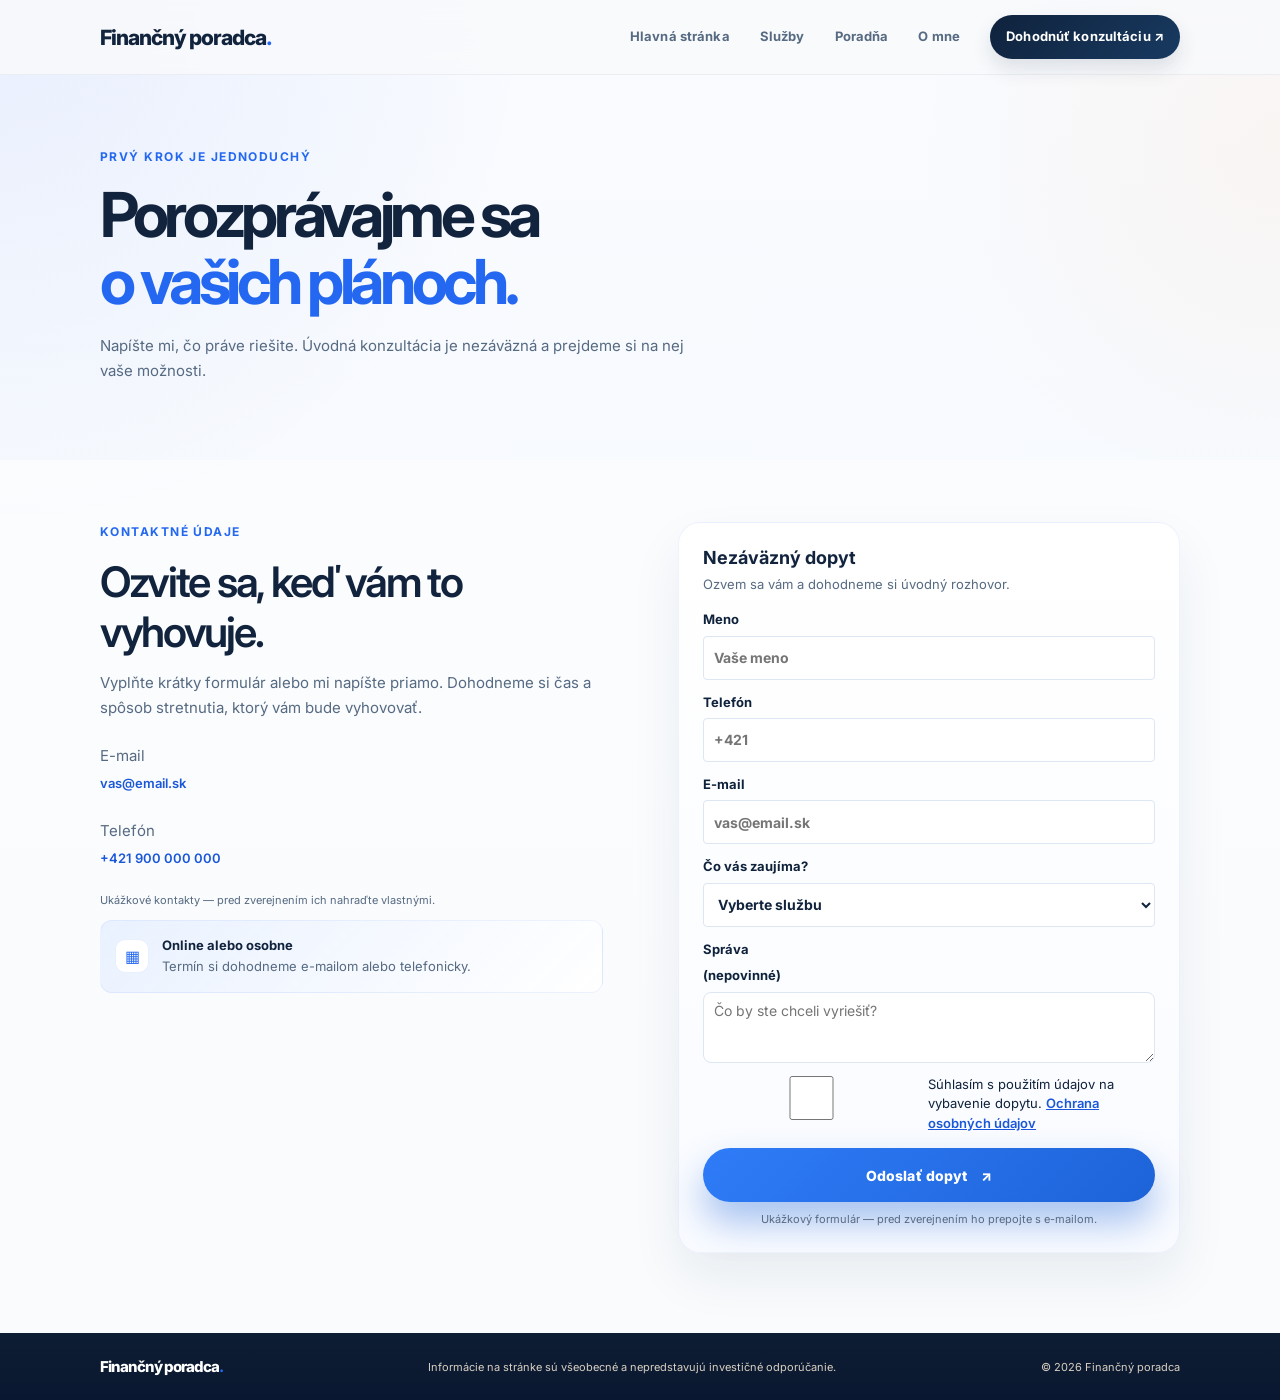
<file: kontakt.html>
<!doctype html>
<html lang="sk">
<head>
  <meta charset="utf-8">
  <meta name="viewport" content="width=device-width, initial-scale=1">
  <meta name="theme-color" content="#F8FAFC">
  <meta name="description" content="Dohodnite si nezáväznú konzultáciu s finančným poradcom.">
  <title>Kontakt — Finančný poradca</title>
  <link rel="preconnect" href="https://fonts.googleapis.com">
  <link rel="preconnect" href="https://fonts.gstatic.com" crossorigin>
  <link href="https://fonts.googleapis.com/css2?family=Inter:wght@400;500;600;700;800&display=swap" rel="stylesheet">
  <link rel="stylesheet" href="styles.css">
  <script src="script.js" defer></script>
</head>
<body>
  <header class="site-header">
    <nav class="navigation wrap" aria-label="Hlavná navigácia">
      <a class="brand" href="index.html">Finančný poradca<span>.</span></a>
      <button class="menu-toggle" type="button" aria-expanded="false" aria-controls="nav-links" aria-label="Otvoriť navigáciu"><span></span><span></span></button>
      <div class="nav-links" id="nav-links">
        <a href="index.html">Hlavná stránka</a>
        <a href="sluzby.html">Služby</a>
        <a href="poradna.html">Poradňa</a>
        <a href="o-mne.html">O mne</a>
        <a class="nav-cta" href="kontakt.html" aria-current="page">Dohodnúť konzultáciu <span aria-hidden="true">↗</span></a>
      </div>
    </nav>
  </header>
  <main>
    <section class="page-intro wrap">
      <p class="eyebrow">Prvý krok je jednoduchý</p>
      <h1>Porozprávajme sa<br><span>o vašich plánoch.</span></h1>
      <p>Napíšte mi, čo práve riešite. Úvodná konzultácia je nezáväzná a prejdeme si na nej vaše možnosti.</p>
    </section>
    <section class="page-section">
      <div class="wrap contact-layout">
        <div class="contact-info">
          <p class="eyebrow">Kontaktné údaje</p>
          <h2 class="contact-page-title">Ozvite sa, keď vám to vyhovuje.</h2>
          <p>Vyplňte krátky formulár alebo mi napíšte priamo. Dohodneme si čas a spôsob stretnutia, ktorý vám bude vyhovovať.</p>
          <p class="contact-detail">E-mail<br><a href="mailto:vas@email.sk">vas@email.sk</a></p>
          <p class="contact-detail">Telefón<br><a href="tel:+421900000000">+421 900 000 000</a></p>
          <p class="placeholder-note">Ukážkové kontakty — pred zverejnením ich nahraďte vlastnými.</p>
          <div class="calendar-card"><span aria-hidden="true">▦</span><p><strong>Online alebo osobne</strong><br>Termín si dohodneme e-mailom alebo telefonicky.</p></div>
        </div>
        <form class="contact-form" id="contact-form">
          <h3>Nezáväzný dopyt</h3>
          <p class="form-intro">Ozvem sa vám a dohodneme si úvodný rozhovor.</p>
          <label>Meno<input name="name" autocomplete="name" placeholder="Vaše meno" required></label>
          <label>Telefón<input name="phone" type="tel" autocomplete="tel" placeholder="+421" required></label>
          <label>E-mail<input name="email" type="email" autocomplete="email" placeholder="vas@email.sk" required></label>
          <label>Čo vás zaujíma?
            <select name="service" required>
              <option value="" selected disabled>Vyberte službu</option>
              <option>Hypotéky a bývanie</option>
              <option>Investície a dôchodok</option>
              <option>Poistenie a ochrana príjmu</option>
              <option>Financie pre SZČO</option>
              <option>Iné</option>
            </select>
          </label>
          <label>Správa <span class="optional">(nepovinné)</span><textarea name="message" rows="3" placeholder="Čo by ste chceli vyriešiť?"></textarea></label>
          <label class="consent"><input type="checkbox" name="consent" required><span>Súhlasím s použitím údajov na vybavenie dopytu. <a href="#ochrana">Ochrana osobných údajov</a></span></label>
          <button class="button" type="submit">Odoslať dopyt <span aria-hidden="true">↗</span></button>
          <p class="form-note" id="form-message" role="status" aria-live="polite">Ukážkový formulár — pred zverejnením ho prepojte s e-mailom.</p>
        </form>
      </div>
    </section>
  </main>
  <footer class="footer"><div class="wrap footer-inner"><a class="brand" href="index.html">Finančný poradca<span>.</span></a><p>Informácie na stránke sú všeobecné a nepredstavujú investičné odporúčanie.</p><span>© <span id="current-year">2026</span> Finančný poradca</span></div></footer>
</body>
</html>
</file>
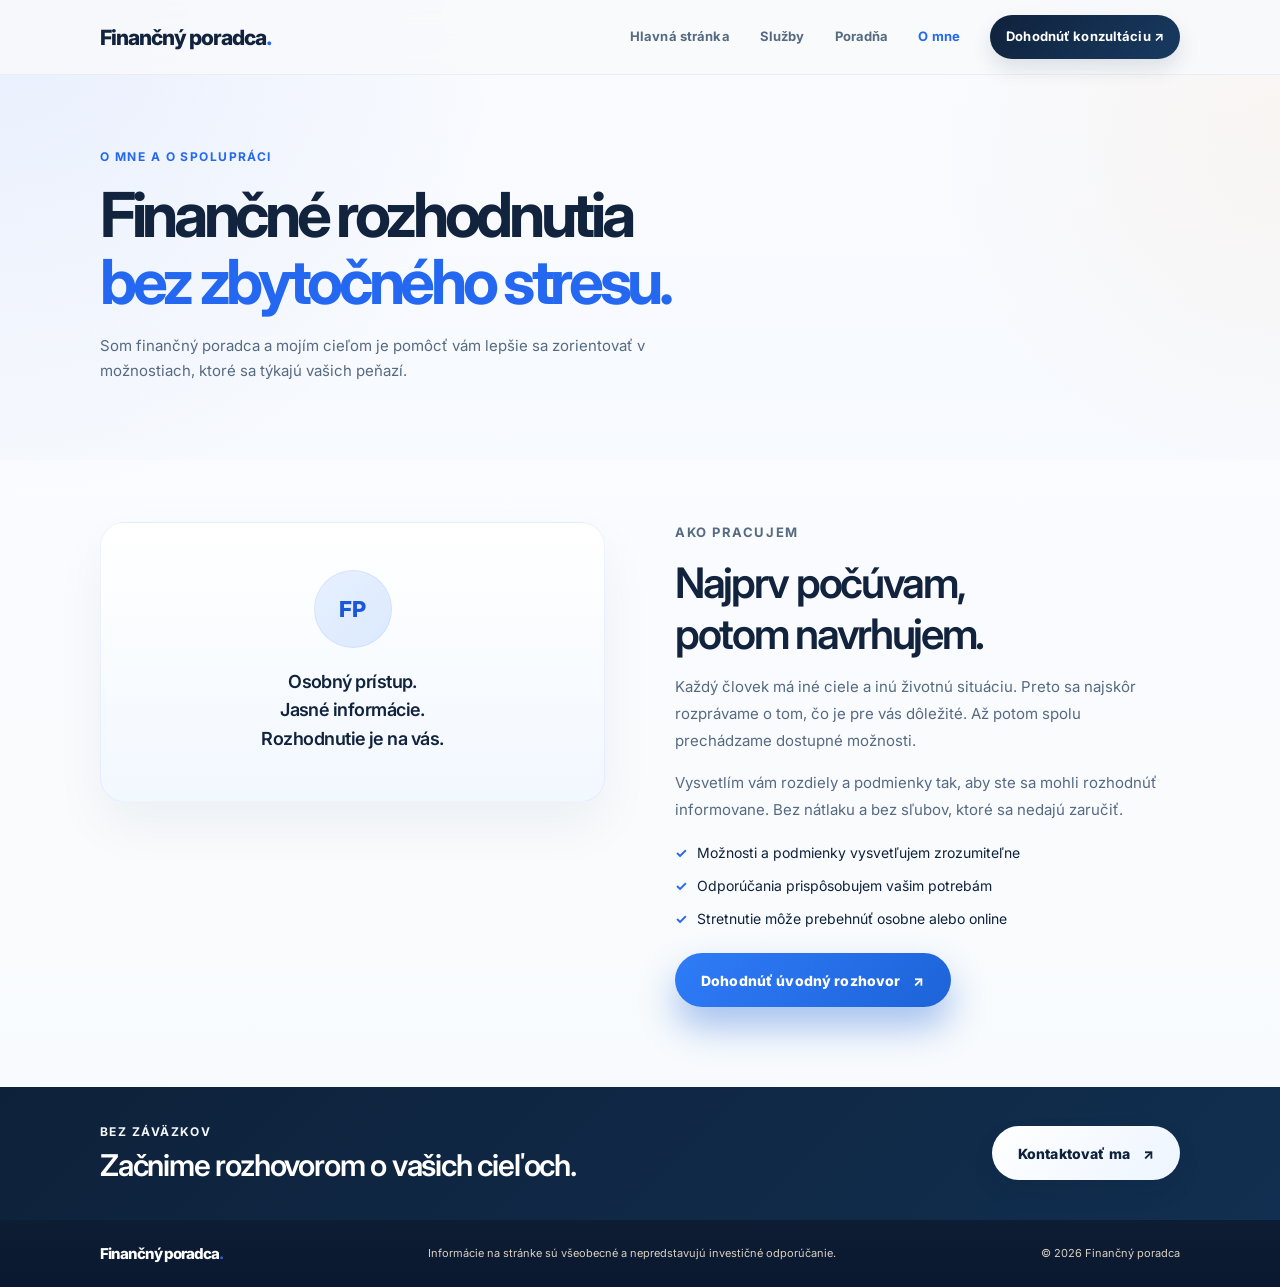
<file: o-mne.html>
<!doctype html>
<html lang="sk">
<head>
  <meta charset="utf-8">
  <meta name="viewport" content="width=device-width, initial-scale=1">
  <meta name="theme-color" content="#F8FAFC">
  <meta name="description" content="Osobný prístup k finančnému plánovaniu. Zistite, ako prebieha spolupráca s finančným poradcom.">
  <title>O mne — Finančný poradca</title>
  <link rel="preconnect" href="https://fonts.googleapis.com">
  <link rel="preconnect" href="https://fonts.gstatic.com" crossorigin>
  <link href="https://fonts.googleapis.com/css2?family=Inter:wght@400;500;600;700;800&display=swap" rel="stylesheet">
  <link rel="stylesheet" href="styles.css">
  <script src="script.js" defer></script>
</head>
<body>
  <header class="site-header">
    <nav class="navigation wrap" aria-label="Hlavná navigácia">
      <a class="brand" href="index.html">Finančný poradca<span>.</span></a>
      <button class="menu-toggle" type="button" aria-expanded="false" aria-controls="nav-links" aria-label="Otvoriť navigáciu"><span></span><span></span></button>
      <div class="nav-links" id="nav-links">
        <a href="index.html">Hlavná stránka</a>
        <a href="sluzby.html">Služby</a>
        <a href="poradna.html">Poradňa</a>
        <a href="o-mne.html" aria-current="page">O mne</a>
        <a class="nav-cta" href="kontakt.html">Dohodnúť konzultáciu <span aria-hidden="true">↗</span></a>
      </div>
    </nav>
  </header>
  <main>
    <section class="page-intro wrap">
      <p class="eyebrow">O mne a o spolupráci</p>
      <h1>Finančné rozhodnutia<br><span>bez zbytočného stresu.</span></h1>
      <p>Som finančný poradca a mojím cieľom je pomôcť vám lepšie sa zorientovať v možnostiach, ktoré sa týkajú vašich peňazí.</p>
    </section>
    <section class="page-section about-page">
      <div class="wrap about-layout">
        <div class="about-highlight">
          <span class="about-symbol" aria-hidden="true">FP</span>
          <p>Osobný prístup.<br>Jasné informácie.<br>Rozhodnutie je na vás.</p>
        </div>
        <div class="about-copy">
          <p class="eyebrow">Ako pracujem</p>
          <h2 class="about-page-title">Najprv počúvam,<br>potom navrhujem.</h2>
          <p>Každý človek má iné ciele a inú životnú situáciu. Preto sa najskôr rozprávame o tom, čo je pre vás dôležité. Až potom spolu prechádzame dostupné možnosti.</p>
          <p>Vysvetlím vám rozdiely a podmienky tak, aby ste sa mohli rozhodnúť informovane. Bez nátlaku a bez sľubov, ktoré sa nedajú zaručiť.</p>
          <ul>
            <li>Možnosti a podmienky vysvetľujem zrozumiteľne</li>
            <li>Odporúčania prispôsobujem vašim potrebám</li>
            <li>Stretnutie môže prebehnúť osobne alebo online</li>
          </ul>
          <a class="button" href="kontakt.html">Dohodnúť úvodný rozhovor <span aria-hidden="true">↗</span></a>
        </div>
      </div>
    </section>
    <section class="page-cta">
      <div class="wrap">
        <div><p class="eyebrow">Bez záväzkov</p><h2>Začnime rozhovorom o vašich cieľoch.</h2></div>
        <a class="button button-light" href="kontakt.html">Kontaktovať ma <span aria-hidden="true">↗</span></a>
      </div>
    </section>
  </main>
  <footer class="footer"><div class="wrap footer-inner"><a class="brand" href="index.html">Finančný poradca<span>.</span></a><p>Informácie na stránke sú všeobecné a nepredstavujú investičné odporúčanie.</p><span>© <span id="current-year">2026</span> Finančný poradca</span></div></footer>
</body>
</html>
</file>
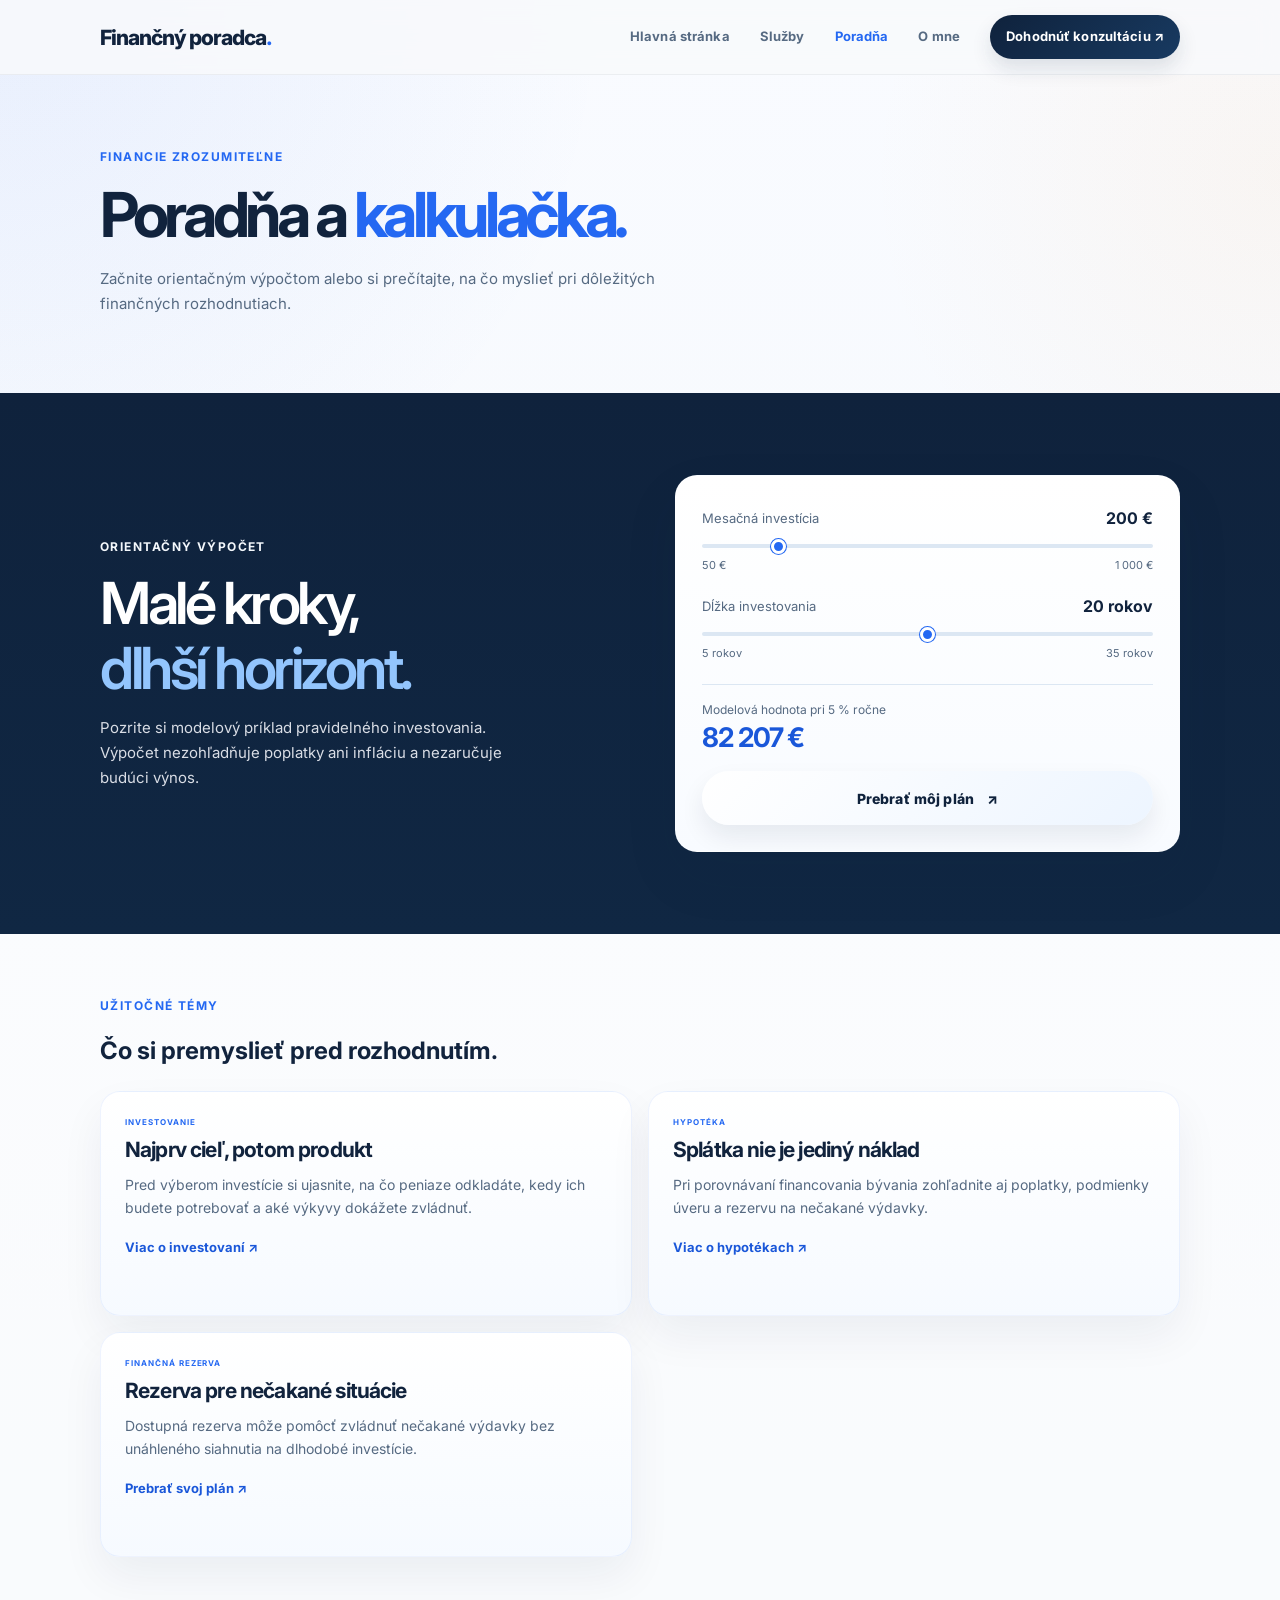
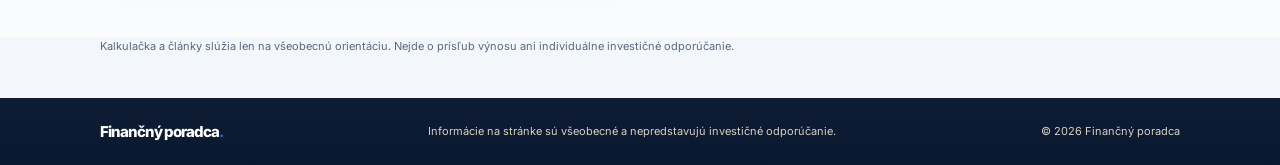
<file: poradna.html>
<!doctype html>
<html lang="sk">
<head>
  <meta charset="utf-8">
  <meta name="viewport" content="width=device-width, initial-scale=1">
  <meta name="theme-color" content="#F8FAFC">
  <meta name="description" content="Finančná poradňa a orientačná kalkulačka pravidelného investovania.">
  <title>Poradňa — Finančný poradca</title>
  <link rel="preconnect" href="https://fonts.googleapis.com">
  <link rel="preconnect" href="https://fonts.gstatic.com" crossorigin>
  <link href="https://fonts.googleapis.com/css2?family=Inter:wght@400;500;600;700;800&display=swap" rel="stylesheet">
  <link rel="stylesheet" href="styles.css">
  <script src="script.js" defer></script>
</head>
<body>
  <header class="site-header">
    <nav class="navigation wrap" aria-label="Hlavná navigácia">
      <a class="brand" href="index.html">Finančný poradca<span>.</span></a>
      <button class="menu-toggle" type="button" aria-expanded="false" aria-controls="nav-links" aria-label="Otvoriť navigáciu"><span></span><span></span></button>
      <div class="nav-links" id="nav-links">
        <a href="index.html">Hlavná stránka</a>
        <a href="sluzby.html">Služby</a>
        <a href="poradna.html" aria-current="page">Poradňa</a>
        <a href="o-mne.html">O mne</a>
        <a class="nav-cta" href="kontakt.html">Dohodnúť konzultáciu <span aria-hidden="true">↗</span></a>
      </div>
    </nav>
  </header>
  <main>
    <section class="page-intro wrap">
      <p class="eyebrow">Financie zrozumiteľne</p>
      <h1>Poradňa a <span>kalkulačka.</span></h1>
      <p>Začnite orientačným výpočtom alebo si prečítajte, na čo myslieť pri dôležitých finančných rozhodnutiach.</p>
    </section>
    <section class="calculator section" id="kalkulacka">
      <div class="wrap calculator-layout">
        <div>
          <p class="eyebrow">Orientačný výpočet</p>
          <h2>Malé kroky,<br><span>dlhší horizont.</span></h2>
          <p class="calculator-copy">Pozrite si modelový príklad pravidelného investovania. Výpočet nezohľadňuje poplatky ani infláciu a nezaručuje budúci výnos.</p>
        </div>
        <div class="calculator-card">
          <label for="monthly-investment">Mesačná investícia <strong id="monthly-value">200 €</strong></label>
          <input id="monthly-investment" type="range" min="50" max="1000" step="50" value="200">
          <div class="range-labels"><span>50 €</span><span>1 000 €</span></div>
          <label for="investment-term">Dĺžka investovania <strong id="term-value">20 rokov</strong></label>
          <input id="investment-term" type="range" min="5" max="35" step="1" value="20">
          <div class="range-labels"><span>5 rokov</span><span>35 rokov</span></div>
          <div class="estimate"><span>Modelová hodnota pri 5 % ročne</span><strong id="investment-result">82 200 €</strong></div>
          <a class="button button-light" href="kontakt.html">Prebrať môj plán <span aria-hidden="true">↗</span></a>
        </div>
      </div>
    </section>
    <section class="page-section">
      <div class="wrap">
        <p class="eyebrow">Užitočné témy</p>
        <h2 class="page-section-title">Čo si premyslieť <span>pred rozhodnutím.</span></h2>
        <div class="detail-grid">
          <article class="detail-card">
            <p class="eyebrow">Investovanie</p>
            <h2>Najprv cieľ, potom produkt</h2>
            <p>Pred výberom investície si ujasnite, na čo peniaze odkladáte, kedy ich budete potrebovať a aké výkyvy dokážete zvládnuť.</p>
            <a class="text-link" href="sluzby.html">Viac o investovaní <span aria-hidden="true">↗</span></a>
          </article>
          <article class="detail-card">
            <p class="eyebrow">Hypotéka</p>
            <h2>Splátka nie je jediný náklad</h2>
            <p>Pri porovnávaní financovania bývania zohľadnite aj poplatky, podmienky úveru a rezervu na nečakané výdavky.</p>
            <a class="text-link" href="sluzby.html">Viac o hypotékach <span aria-hidden="true">↗</span></a>
          </article>
          <article class="detail-card">
            <p class="eyebrow">Finančná rezerva</p>
            <h2>Rezerva pre nečakané situácie</h2>
            <p>Dostupná rezerva môže pomôcť zvládnuť nečakané výdavky bez unáhleného siahnutia na dlhodobé investície.</p>
            <a class="text-link" href="kontakt.html">Prebrať svoj plán <span aria-hidden="true">↗</span></a>
          </article>
        </div>
      </div>
    </section>
    <p class="wrap disclaimer">Kalkulačka a články slúžia len na všeobecnú orientáciu. Nejde o prísľub výnosu ani individuálne investičné odporúčanie.</p>
  </main>
  <footer class="footer"><div class="wrap footer-inner"><a class="brand" href="index.html">Finančný poradca<span>.</span></a><p>Informácie na stránke sú všeobecné a nepredstavujú investičné odporúčanie.</p><span>© <span id="current-year">2026</span> Finančný poradca</span></div></footer>
</body>
</html>
</file>
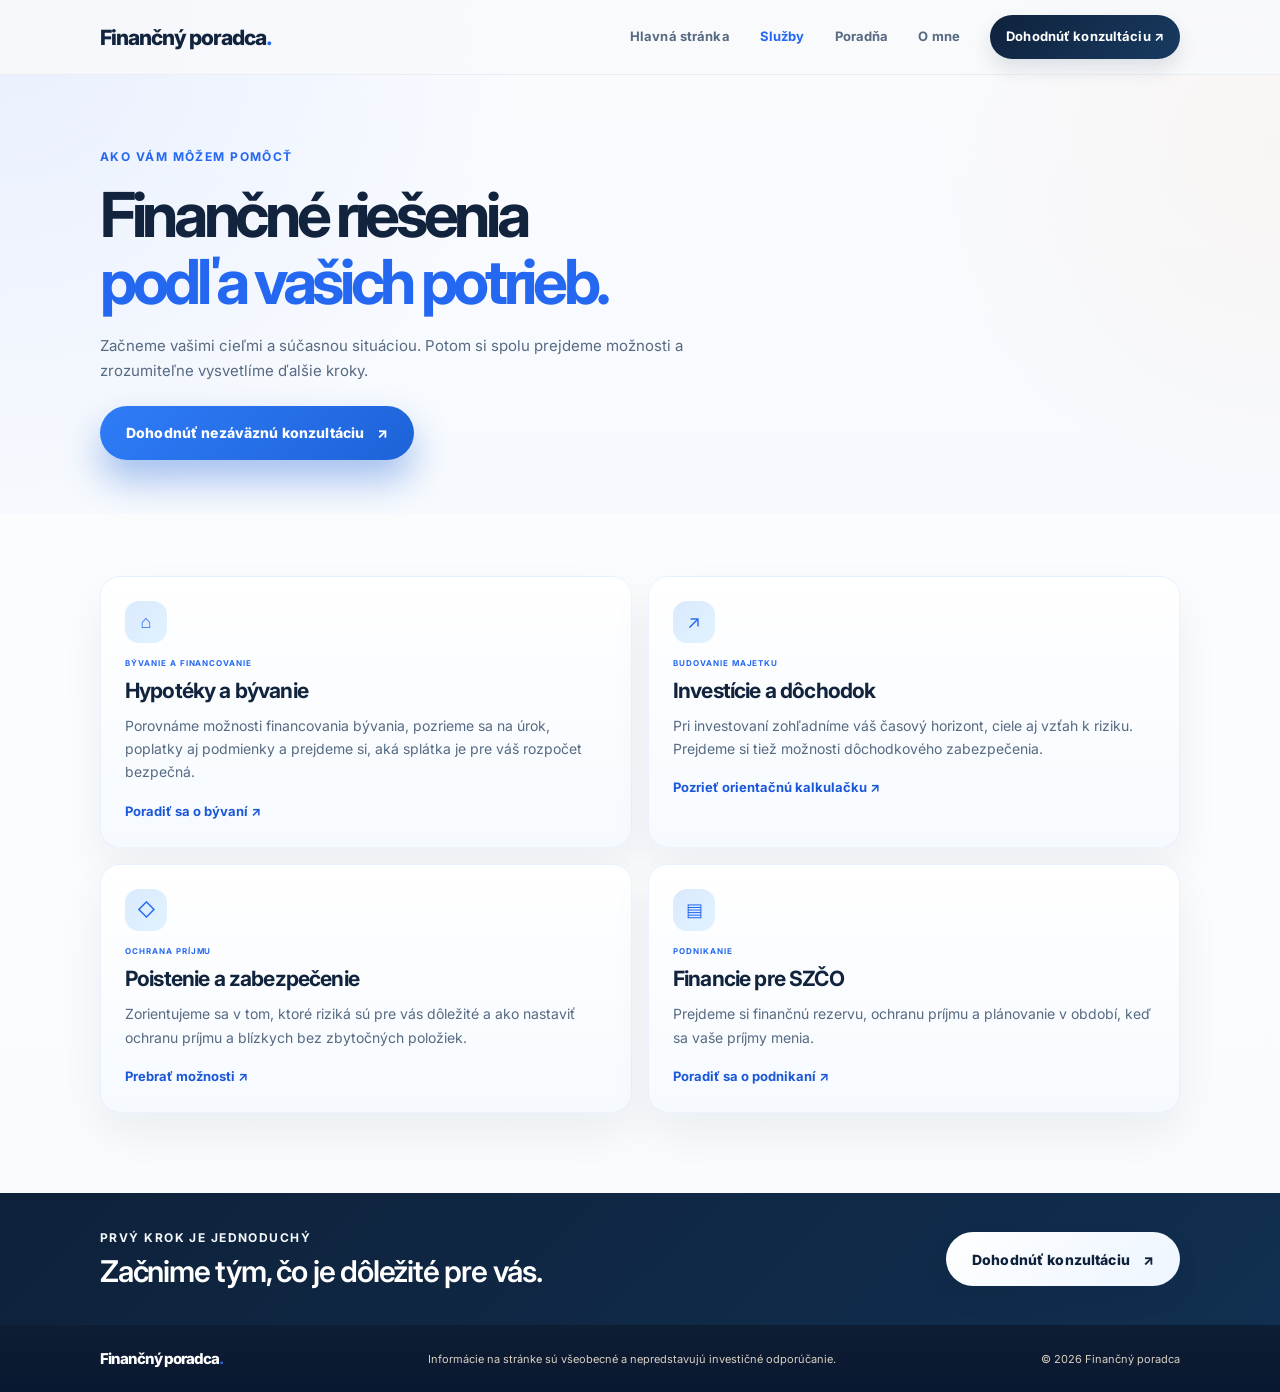
<file: sluzby.html>
<!doctype html>
<html lang="sk">
<head>
  <meta charset="utf-8">
  <meta name="viewport" content="width=device-width, initial-scale=1">
  <meta name="theme-color" content="#F8FAFC">
  <meta name="description" content="Prehľad finančných služieb: hypotéky, investovanie, ochrana príjmu a dôchodkové plánovanie.">
  <title>Služby — Finančný poradca</title>
  <link rel="preconnect" href="https://fonts.googleapis.com">
  <link rel="preconnect" href="https://fonts.gstatic.com" crossorigin>
  <link href="https://fonts.googleapis.com/css2?family=Inter:wght@400;500;600;700;800&display=swap" rel="stylesheet">
  <link rel="stylesheet" href="styles.css">
  <script src="script.js" defer></script>
</head>
<body>
  <header class="site-header">
    <nav class="navigation wrap" aria-label="Hlavná navigácia">
      <a class="brand" href="index.html">Finančný poradca<span>.</span></a>
      <button class="menu-toggle" type="button" aria-expanded="false" aria-controls="nav-links" aria-label="Otvoriť navigáciu"><span></span><span></span></button>
      <div class="nav-links" id="nav-links">
        <a href="index.html">Hlavná stránka</a>
        <a href="sluzby.html" aria-current="page">Služby</a>
        <a href="poradna.html">Poradňa</a>
        <a href="o-mne.html">O mne</a>
        <a class="nav-cta" href="kontakt.html">Dohodnúť konzultáciu <span aria-hidden="true">↗</span></a>
      </div>
    </nav>
  </header>
  <main>
    <section class="page-intro wrap">
      <p class="eyebrow">Ako vám môžem pomôcť</p>
      <h1>Finančné riešenia<br><span>podľa vašich potrieb.</span></h1>
      <p>Začneme vašimi cieľmi a súčasnou situáciou. Potom si spolu prejdeme možnosti a zrozumiteľne vysvetlíme ďalšie kroky.</p>
      <a class="button" href="kontakt.html">Dohodnúť nezáväznú konzultáciu <span aria-hidden="true">↗</span></a>
    </section>
    <section class="page-section">
      <div class="wrap">
        <div class="detail-grid">
          <article class="detail-card">
            <span class="service-icon" aria-hidden="true">⌂</span>
            <p class="eyebrow">Bývanie a financovanie</p>
            <h2>Hypotéky a bývanie</h2>
            <p>Porovnáme možnosti financovania bývania, pozrieme sa na úrok, poplatky aj podmienky a prejdeme si, aká splátka je pre váš rozpočet bezpečná.</p>
            <a class="text-link" href="kontakt.html">Poradiť sa o bývaní <span aria-hidden="true">↗</span></a>
          </article>
          <article class="detail-card">
            <span class="service-icon" aria-hidden="true">↗</span>
            <p class="eyebrow">Budovanie majetku</p>
            <h2>Investície a dôchodok</h2>
            <p>Pri investovaní zohľadníme váš časový horizont, ciele aj vzťah k riziku. Prejdeme si tiež možnosti dôchodkového zabezpečenia.</p>
            <a class="text-link" href="poradna.html">Pozrieť orientačnú kalkulačku <span aria-hidden="true">↗</span></a>
          </article>
          <article class="detail-card">
            <span class="service-icon" aria-hidden="true">◇</span>
            <p class="eyebrow">Ochrana príjmu</p>
            <h2>Poistenie a zabezpečenie</h2>
            <p>Zorientujeme sa v tom, ktoré riziká sú pre vás dôležité a ako nastaviť ochranu príjmu a blízkych bez zbytočných položiek.</p>
            <a class="text-link" href="kontakt.html">Prebrať možnosti <span aria-hidden="true">↗</span></a>
          </article>
          <article class="detail-card">
            <span class="service-icon" aria-hidden="true">▤</span>
            <p class="eyebrow">Podnikanie</p>
            <h2>Financie pre SZČO</h2>
            <p>Prejdeme si finančnú rezervu, ochranu príjmu a plánovanie v období, keď sa vaše príjmy menia.</p>
            <a class="text-link" href="kontakt.html">Poradiť sa o podnikaní <span aria-hidden="true">↗</span></a>
          </article>
        </div>
      </div>
    </section>
    <section class="page-cta">
      <div class="wrap">
        <div><p class="eyebrow">Prvý krok je jednoduchý</p><h2>Začnime tým, čo je dôležité pre vás.</h2></div>
        <a class="button button-light" href="kontakt.html">Dohodnúť konzultáciu <span aria-hidden="true">↗</span></a>
      </div>
    </section>
  </main>
  <footer class="footer"><div class="wrap footer-inner"><a class="brand" href="index.html">Finančný poradca<span>.</span></a><p>Informácie na stránke sú všeobecné a nepredstavujú investičné odporúčanie.</p><span>© <span id="current-year">2026</span> Finančný poradca</span></div></footer>
</body>
</html>
</file>
<file: styles.css>
:root {
  color-scheme: light;
  --paper: #F4F8FC;
  --paper-strong: #EAF2FF;
  --white: #FFFFFF;
  --ink: #11233D;
  --muted: #566A82;
  --line: #DCE7F3;
  --blue: #2468F2;
  --blue-dark: #1A57D9;
  --blue-soft: #E7F0FF;
  --navy: #0F223C;
  --navy-soft: #183A61;
  --gold: #F4B968;
  --gold-soft: #FFF3DE;
  --shadow-soft: 0 18px 50px rgba(10, 25, 43, 0.07);
  --shadow-strong: 0 30px 80px rgba(9, 18, 33, 0.22);
  --font: "Inter", "Segoe UI", sans-serif;
  --display: "Inter", "Segoe UI", sans-serif;
}

* { box-sizing: border-box; }
.motion-ready .reveal { opacity: 0; transform: translateY(22px); transition: opacity .65s ease, transform .65s cubic-bezier(.2, .7, .2, 1); }
.motion-ready .reveal.is-visible { opacity: 1; transform: translateY(0); }
.motion-ready .service-card:nth-child(2), .motion-ready .detail-card:nth-child(2) { transition-delay: .08s; }
.motion-ready .service-card:nth-child(3), .motion-ready .detail-card:nth-child(3) { transition-delay: .16s; }
.motion-ready .service-card:nth-child(4), .motion-ready .detail-card:nth-child(4) { transition-delay: .24s; }

html { scroll-behavior: smooth; scroll-padding-top: 5rem; }

body {
  margin: 0;
  background:
    radial-gradient(circle at top left, rgba(37, 99, 235, 0.08), transparent 28%),
    radial-gradient(circle at 100% 10%, rgba(247, 178, 103, 0.08), transparent 20%),
    linear-gradient(180deg, #f9fbff 0%, #f3f7fb 100%);
  color: var(--ink);
  font: 16px/1.65 var(--font);
  -webkit-font-smoothing: antialiased;
}

a { color: inherit; }
button, input, select { font: inherit; }
button:focus-visible, a:focus-visible, input:focus-visible, select:focus-visible {
  outline: 3px solid var(--blue);
  outline-offset: 3px;
}

.wrap { width: min(100% - 40px, 1080px); margin-inline: auto; }
.site-header { position: sticky; z-index: 5; top: 0; border-bottom: 1px solid rgba(17, 35, 61, 0.06); background: rgba(248, 250, 252, 0.84); backdrop-filter: blur(14px); }
.navigation { min-height: 74px; display: flex; align-items: center; justify-content: space-between; }
.brand { font: 800 21px var(--display); letter-spacing: -1px; text-decoration: none; }
.brand span { color: var(--blue); }
.nav-links { display: flex; align-items: center; gap: 30px; }
.nav-links a { color: var(--muted); font-size: 13px; font-weight: 700; letter-spacing: 0.01em; text-decoration: none; transition: color .2s ease; }
.nav-links a:hover { color: var(--blue); }
.nav-links a[aria-current="page"] { color: var(--blue); }
.nav-links .nav-cta { padding: 11px 16px; border-radius: 999px; background: linear-gradient(135deg, var(--navy) 0%, #183a61 100%); color: var(--white); box-shadow: 0 10px 20px rgba(16,39,67,0.12); }
.nav-links .nav-cta[aria-current="page"] { color: var(--white); }
.nav-links .nav-cta:hover { background: linear-gradient(135deg, var(--blue-dark) 0%, var(--blue) 100%); color: var(--white); }
.menu-toggle { display: none; }

.hero { min-height: 535px; display: grid; grid-template-columns: 1.1fr .9fr; align-items: center; gap: 55px; padding-block: 70px; }
.home-page .site-header { position: absolute; z-index: 1000; inset: 14px 0 auto; border: 0; background: transparent; backdrop-filter: none; }
.home-page .navigation { position: relative; width: min(100% - 64px, 1180px); min-height: 54px; display: grid; grid-template-columns: 1fr auto 1fr; }
.home-page .brand { position: relative; z-index: 1; color: var(--paper); }
.home-page .nav-links { position: absolute; z-index: 2; left: 50%; gap: 3px; padding: 5px; transform: translateX(-50%); border: 1px solid rgba(255,255,255,0.12); border-radius: 999px; background: rgba(16, 39, 67, 0.52); backdrop-filter: blur(16px); box-shadow: 0 12px 30px rgba(7, 18, 30, 0.15); pointer-events: auto; }
.home-page .nav-links a { padding: 9px 13px; color: rgba(248, 250, 252, 0.9); font-size: 12px; }
.home-page .nav-links a:hover { color: var(--white); }
.home-page .nav-links .nav-cta { border-radius: 999px; background: linear-gradient(135deg, var(--blue) 0%, #1f7af7 100%); color: var(--white); box-shadow: 0 10px 22px rgba(37,99,235,0.36); }
.home-page .nav-links .nav-cta:hover { background: linear-gradient(135deg, var(--blue-dark) 0%, var(--blue) 100%); color: var(--white); }
.home-page .hero { position: relative; isolation: isolate; width: calc(100% - 26px); max-width: 1440px; min-height: min(860px, calc(100svh - 26px)); margin: 13px auto; grid-template-columns: minmax(0, 1.12fr) minmax(320px, .78fr); align-content: center; gap: clamp(36px, 6vw, 100px); overflow: hidden; padding: 118px clamp(32px, 6vw, 94px) 150px; border-radius: 36px; background:
    radial-gradient(circle at 12% 18%, rgba(147, 197, 253, 0.22), transparent 28%),
    radial-gradient(circle at 86% 12%, rgba(244, 185, 104, 0.20), transparent 24%),
    linear-gradient(135deg, #081a2d 0%, #0d2340 24%, #142f51 54%, #0d2340 100%);
  background-image: radial-gradient(circle, rgba(255,255,255,0.15) 1.5px, transparent 1.5px), radial-gradient(circle at 12% 18%, rgba(147, 197, 253, 0.2), transparent 28%), linear-gradient(135deg, #081a2d 0%, #0d2340 24%, #142f51 54%, #0d2340 100%);
  background-position: center, center, center;
  background-size: 25px 25px, auto, auto;
  color: var(--paper); box-shadow: 0 34px 100px rgba(7, 17, 31, 0.32); border: 1px solid rgba(255,255,255,0.08); }
.home-page .hero::before {
  content: "";
  position: absolute; top: -12%; right: -6%; width: 540px; height: 540px; border-radius: 50%; background: radial-gradient(circle, rgba(147, 197, 253, 0.20), rgba(255,255,255,0.04) 54%, transparent 70%); filter: blur(18px);
  pointer-events: none;
}
.home-page .hero::after {
  content: "";
  position: absolute; right: 8%; bottom: 8%; width: 300px; height: 300px; border-radius: 50%; border: 1px solid rgba(255,255,255,0.14); background: rgba(255,255,255,0.02); box-shadow: inset 0 0 42px rgba(255,255,255,0.03);
  pointer-events: none;
}
.home-page .hero-copy { position: relative; z-index: 1; padding-top: 42px; }
.home-page .hero .eyebrow { color: #9EC9FF; }
.home-page .hero h1 { max-width: 710px; margin-bottom: 20px; font-size: clamp(52px, 5vw, 76px); line-height: 0.98; letter-spacing: -0.08em; }
.home-page .hero h1 span { color: var(--paper); }
.home-page .hero-intro { max-width: 540px; color: rgba(248, 250, 252, 0.9); font-size: 17px; line-height: 1.7; }
.hero-trust { display: flex; flex-wrap: wrap; gap: 10px; margin: 0 0 24px; }
.hero-trust span { display: inline-flex; align-items: center; gap: 8px; padding: 9px 14px; border: 1px solid rgba(255,255,255,0.18); border-radius: 999px; background: rgba(255,255,255,0.05); color: rgba(255,255,255,0.9); font-size: 10px; font-weight: 800; letter-spacing: 0.08em; text-transform: uppercase; }
.hero-trust span::before { content: "✓"; color: #9EC9FF; font-size: 12px; }
.hero-metrics { display: grid; grid-template-columns: repeat(3, minmax(0, 1fr)); gap: 12px; margin: 0 0 26px; }
.hero-metrics div { padding: 16px 14px; border: 1px solid rgba(255,255,255,0.12); border-radius: 18px; background: rgba(255,255,255,0.03); }
.hero-metrics strong { display: block; color: var(--white); font: 800 26px/1 var(--display); letter-spacing: -0.05em; }
.hero-metrics span { display: block; margin-top: 7px; color: rgba(255,255,255,0.72); font-size: 11px; font-weight: 600; letter-spacing: 0.02em; }
.home-page .hero-note { color: rgb(248 250 252 / 82%); font-size: 12px; }
.home-page .hero .button { border-radius: 999px; padding-inline: 21px; color: var(--white); }
.home-page .hero-card { position: relative; z-index: 1; padding: 25px; border: 1px solid rgba(255,255,255,0.12); border-radius: 18px; background: linear-gradient(180deg, rgba(17, 31, 52, 0.9) 0%, rgba(20, 40, 65, 0.86) 100%); color: var(--paper); box-shadow: 0 28px 70px rgba(5, 10, 22, 0.28); backdrop-filter: blur(18px); }
.home-page .hero-card::before { content: ""; position: absolute; inset: 0; border-radius: inherit; background: linear-gradient(135deg, rgba(147,197,253,0.15), transparent 40%, rgba(255,255,255,0.05)); pointer-events: none; }
.home-page .card-label { color: rgb(248 250 252 / 76%); }
.hero-card-top, .hero-chart-meta { display: flex; align-items: center; justify-content: space-between; gap: 12px; }
.chart-status { display: flex; align-items: center; gap: 7px; color: rgb(248 250 252 / 78%); font-size: 11px; }
.chart-status i { width: 7px; height: 7px; border-radius: 50%; background: #93C5FD; box-shadow: 0 0 12px rgb(147 197 253 / 60%); }
.hero-chart-summary { display: grid; gap: 2px; margin-top: 21px; }
.hero-chart-summary p { margin: 0; color: rgb(248 250 252 / 82%); font-size: 13px; }
.hero-chart-summary strong { color: var(--white); font: 800 38px/1.12 var(--display); letter-spacing: -0.05em; }
.home-page .hero-card .hero-chart-meta span { color: rgba(255,255,255,0.72); font-size: 12px; }
.hero-breakdown { margin-top: 26px; }
.breakdown-bar { height: 12px; display: flex; overflow: hidden; border-radius: 999px; background: rgb(248 250 252 / 18%); }
.breakdown-bar span { height: 100%; transition: width .45s ease; }
.breakdown-contributions { background: #93C5FD; }
.breakdown-growth { background: #FFFFFF; }
.breakdown-legend { display: grid; gap: 12px; margin-top: 18px; }
.breakdown-legend p, .breakdown-legend p > span { display: flex; align-items: center; }
.breakdown-legend p { justify-content: space-between; gap: 12px; margin: 0; color: rgb(248 250 252 / 86%); font-size: 13px; }
.breakdown-legend p > span { gap: 9px; }
.breakdown-legend strong { color: var(--white); font-size: 14px; white-space: nowrap; }
.breakdown-key { width: 10px; height: 10px; flex: 0 0 auto; border-radius: 50%; }
.breakdown-key-contributions { background: #93C5FD; }
.breakdown-key-growth { background: #FFFFFF; }
.home-page .card-note { margin: 12px 0 0; color: rgb(248 250 252 / 76%); }
.eyebrow { margin: 0 0 15px; color: var(--blue); font-size: 12px; font-weight: 700; letter-spacing: .12em; text-transform: uppercase; }
h1, h2, h3, p { margin-top: 0; }
.hero h1, .section h2 { font: 600 clamp(36px, 5vw, 58px)/1.12 var(--display); letter-spacing: -.06em; }
.hero h1 { margin-bottom: 17px; }
.hero h1 span, .section h2 span { color: var(--blue); }
.hero-intro { max-width: 470px; margin-bottom: 23px; color: var(--muted); font-size: 14px; }
.button { min-height: 54px; display: inline-flex; align-items: center; justify-content: center; gap: 13px; padding: 15px 26px; border: 0; border-radius: 999px; background: linear-gradient(135deg, #2f7cf8 0%, #1d63d8 100%); color: var(--white); font-size: 14px; font-weight: 800; letter-spacing: 0.01em; text-decoration: none; cursor: pointer; transition: transform .18s ease, box-shadow .18s ease, filter .18s ease; box-shadow: 0 20px 36px rgba(29,99,216,0.38); }
.button:hover { transform: translateY(-3px); box-shadow: 0 25px 42px rgba(29,99,216,0.44); filter: brightness(1.04); }
.hero-note { margin: 10px 0 0; color: var(--muted); font-size: 12px; }
.hero-card { padding: 28px; border: 1px solid var(--line); border-radius: 16px; background: var(--white); box-shadow: 0 20px 55px rgb(20 33 61 / 8%); }
.card-label { color: var(--muted); font-size: 11px; font-weight: 700; letter-spacing: .13em; }
.hero-card h2 { margin: 9px 0 22px; font: 600 22px/1.35 var(--display); letter-spacing: -.04em; }
.plan-row { display: flex; justify-content: space-between; gap: 10px; padding: 13px 0; border-top: 1px solid var(--line); color: var(--muted); font-size: 12px; }
.plan-row > span { display: flex; align-items: center; gap: 8px; }
.plan-row strong { color: var(--ink); font-size: 11px; }
.dot { width: 8px; height: 8px; border-radius: 50%; }
.dot-green { background: var(--blue); }
.dot-gold { background: #93C5FD; }
.dot-blue { background: var(--navy); }
.card-note { margin: 12px 0 0; color: var(--muted); font-size: 11px; }

.section { padding-block: 82px; }
.services { background: var(--white); }
.section h2 { max-width: 620px; margin-bottom: 30px; }
.service-grid { display: grid; grid-template-columns: repeat(4, 1fr); gap: 13px; }
.service-card { padding: 22px 19px; border: 1px solid rgba(37,99,235,0.08); border-radius: 18px; background: linear-gradient(180deg, rgba(255,255,255,0.98) 0%, rgba(246,250,255,0.98) 100%); transition: transform .22s ease, border-color .22s ease, box-shadow .22s ease; box-shadow: 0 22px 45px rgba(16, 39, 67, 0.06); }
.service-link { display: grid; height: 100%; color: inherit; text-decoration: none; }
.service-icon { width: 42px; height: 42px; display: grid; place-items: center; margin-bottom: 18px; border-radius: 14px; background: linear-gradient(135deg, #dbeafe 0%, #e0f2fe 100%); color: var(--blue); font-size: 18px; transition: transform .22s ease, background-color .22s ease; }
.service-card:focus-within { border-color: rgba(36,104,242,0.25); box-shadow: 0 16px 32px rgba(18, 35, 61, 0.12); }
.service-card:focus-within .service-icon { transform: translateY(-2px) scale(1.06); background: linear-gradient(135deg, #DBEAFE 0%, #C7D2FE 100%); }
@media (hover: hover) {
  .service-card:hover { transform: translateY(-5px); border-color: rgba(36,104,242,0.25); box-shadow: 0 22px 46px rgba(18, 35, 61, 0.12); }
  .service-card:hover .service-icon { transform: translateY(-2px) scale(1.06); background: linear-gradient(135deg, #DBEAFE 0%, #C7D2FE 100%); }
}
.service-card h3 { margin-bottom: 6px; font: 700 16px var(--display); letter-spacing: -.03em; }
.service-card p { margin: 0; color: var(--muted); font-size: 14px; line-height: 1.6; }
.partner-set li a { display: flex; align-items: center; justify-content: center; gap: 10px; color: inherit; text-decoration: none; }
.partner-set li a:hover { color: var(--blue-dark); }

.page-intro {
  padding-block: 72px 54px;
}
.page-intro h1 {
  max-width: 760px;
  margin: 0 0 17px;
  font: 700 clamp(39px, 5.3vw, 62px)/1.08 var(--display);
  letter-spacing: -0.07em;
}
.page-intro h1 span { color: var(--blue); }
.page-intro > p:not(.eyebrow) {
  max-width: 620px;
  margin-bottom: 22px;
  color: var(--muted);
  font-size: 15px;
  line-height: 1.7;
}
.page-section {
  padding-block: 62px 80px;
  background: rgba(255,255,255,0.52);
}
.detail-grid {
  display: grid;
  grid-template-columns: repeat(2, 1fr);
  gap: 16px;
}
.detail-card {
  min-height: 225px;
  padding: 24px;
  border: 1px solid rgba(37,99,235,0.08);
  border-radius: 20px;
  background: linear-gradient(180deg, rgba(255, 255, 255, 0.98) 0%, rgba(246, 250, 255, 0.98) 100%);
  box-shadow: 0 20px 44px rgba(16, 39, 67, 0.06);
  transition: transform .22s ease, border-color .22s ease, box-shadow .22s ease;
}
.detail-card:focus-within { border-color: rgba(36,104,242,0.25); box-shadow: 0 22px 46px rgba(18, 35, 61, 0.12); }
@media (hover: hover) {
  .detail-card:hover, .motion-ready .detail-card.reveal.is-visible:hover { transform: translateY(-5px); border-color: rgba(36,104,242,0.25); box-shadow: 0 22px 46px rgba(18, 35, 61, 0.12); }
}
.detail-card .service-icon { margin-bottom: 14px; }
.detail-card .eyebrow { margin-bottom: 7px; font-size: 8px; }
.detail-card h2 { margin: 0 0 9px; font: 700 21px/1.35 var(--display); letter-spacing: -.04em; }
.detail-card > p:not(.eyebrow) { margin-bottom: 13px; color: var(--muted); font-size: 14px; }
.page-cta {
  padding-block: 35px;
  background: linear-gradient(135deg, #0e213a 0%, #112f50 100%);
  color: var(--white);
}
.page-cta > .wrap {
  display: flex;
  align-items: center;
  justify-content: space-between;
  gap: 25px;
}
.page-cta .eyebrow { margin-bottom: 5px; color: var(--paper); }
.page-cta h2 { margin: 0; font: 600 clamp(22px, 3vw, 30px)/1.25 var(--display); letter-spacing: -.04em; }
.page-cta .button-light {
  width: auto;
  flex: 0 0 auto;
  background: linear-gradient(135deg, #ffffff 0%, #edf5ff 100%);
  color: var(--navy);
}
.about-page { background: rgba(255,255,255,0.32); }
.about-highlight {
  min-height: 280px;
  display: grid;
  align-content: center;
  justify-items: center;
  padding: 30px;
  border: 1px solid rgba(37,99,235,0.08);
  border-radius: 24px;
  background: linear-gradient(180deg, rgba(255,255,255,0.98) 0%, rgba(242,248,255,0.98) 100%);
  box-shadow: 0 24px 52px rgba(16,39,67,0.05);
  text-align: center;
}
.about-symbol {
  width: 78px;
  height: 78px;
  display: grid;
  place-items: center;
  margin-bottom: 20px;
  border-radius: 50%;
  background: linear-gradient(135deg, var(--blue-soft) 0%, #dbeafe 100%);
  color: var(--blue-dark);
  font: 800 22px var(--display);
  box-shadow: inset 0 0 0 1px rgba(37,99,235,0.08);
}
.about-highlight p { margin: 0; font: 600 18px/1.6 var(--display); letter-spacing: -.03em; }
.about-page-title, .contact-page-title { margin: 0 0 14px; font: 600 clamp(29px, 4vw, 42px)/1.2 var(--display); letter-spacing: -.055em; }
.about-copy > p:not(.eyebrow) { color: var(--muted); font-size: 15px; line-height: 1.8; }
.about-copy ul { margin-bottom: 22px; font-size: 14px; }
.contact-info > p:not(.eyebrow) { color: var(--muted); font-size: 15px; }
.contact-info .contact-detail { margin-top: 21px; margin-bottom: 11px; color: var(--muted); font-size: 13px; line-height: 1.8; }
.contact-info .contact-detail a { font-size: 13px; font-weight: 600; }
.contact-info .placeholder-note { margin-top: 20px; }
.calendar-card {
  display: flex;
  align-items: center;
  gap: 13px;
  padding: 14px;
  border: 1px solid rgba(37,99,235,0.08);
  border-radius: 12px;
  background: linear-gradient(135deg, rgba(231,240,255,0.9) 0%, rgba(255,255,255,0.95) 100%);
  color: var(--blue);
}
.calendar-card > span {
  width: 34px;
  height: 34px;
  display: grid;
  flex: 0 0 auto;
  place-items: center;
  border-radius: 10px;
  background: var(--white);
  box-shadow: inset 0 0 0 1px rgba(37,99,235,0.1);
}
.calendar-card p { margin: 0; color: var(--muted); font-size: 13px; }
.calendar-card strong { color: var(--ink); }
.form-intro { margin: -7px 0 2px; color: var(--muted); font-size: 13px; }
.contact-form textarea { width: 100%; padding: 9px 10px; border: 1px solid var(--line); border-radius: 8px; background: var(--white); color: var(--ink); font: 14px var(--font); resize: vertical; }
.consent { display: flex !important; grid-template-columns: auto 1fr; align-items: flex-start; gap: 8px !important; font-weight: 400 !important; line-height: 1.5; }
.consent input { width: 14px; height: 14px; margin: 1px 0 0; accent-color: var(--blue); }
.consent a { color: var(--blue-dark); font-weight: 600; }
.disclaimer { padding-block: 0 32px; color: var(--muted); font-size: 11px; }

.about { background: var(--paper); }
.about-layout { display: grid; grid-template-columns: 1fr 1fr; align-items: start; gap: 70px; }
.about h2 { margin-bottom: 0; font-size: clamp(34px, 4.5vw, 49px); }
.about-copy > p { color: var(--muted); font-size: 13px; }
.about-copy ul { display: grid; gap: 10px; margin: 18px 0 23px; padding: 0; list-style: none; color: var(--navy); font-size: 14px; }
.about-copy li::before { margin-right: 10px; color: var(--blue); content: "✓"; font-weight: 700; }
.text-link { color: var(--blue-dark); font-size: 13px; font-weight: 700; text-decoration: none; }

.calculator { background: linear-gradient(180deg, #0f223c 0%, #102743 100%); color: var(--white); }
.calculator-layout { display: grid; grid-template-columns: 1fr 1fr; align-items: center; gap: 70px; }
.calculator .eyebrow { color: var(--paper); }
.calculator h2 { margin-bottom: 15px; }
.calculator h2 span { color: #93C5FD; }
.calculator-copy { max-width: 420px; margin: 0; color: #D9DDE5; font-size: 15px; }
.calculator-card { padding: 26px; border: 1px solid rgba(255,255,255,0.12); border-radius: 22px; background: linear-gradient(180deg, #ffffff 0%, #f8fbff 100%); color: var(--ink); box-shadow: 0 24px 56px rgba(16,39,67,0.08); }
.calculator-card label { display: flex; justify-content: space-between; gap: 8px; margin-top: 6px; color: var(--muted); font-size: 13px; }
.calculator-card label strong { color: var(--ink); font: 700 16px var(--display); }
input[type="range"] { width: 100%; height: 4px; margin: 14px 0 5px; appearance: none; border-radius: 4px; background: var(--line); accent-color: var(--blue); cursor: pointer; }
input[type="range"]::-webkit-slider-thumb { width: 15px; height: 15px; appearance: none; border: 3px solid white; border-radius: 50%; background: var(--blue); box-shadow: 0 0 0 1px var(--blue); }
input[type="range"]::-moz-range-thumb { width: 10px; height: 10px; border: 3px solid white; border-radius: 50%; background: var(--blue); box-shadow: 0 0 0 1px var(--blue); }
.range-labels { display: flex; justify-content: space-between; color: var(--muted); font-size: 11px; }
.calculator-card .range-labels + label { margin-top: 22px; }
.estimate { display: grid; gap: 2px; margin: 22px 0 17px; padding-top: 15px; border-top: 1px solid var(--line); }
.estimate span { color: var(--muted); font-size: 12px; }
.estimate strong { color: var(--blue-dark); font: 700 27px var(--display); letter-spacing: -.04em; }
.button-light { width: 100%; background: linear-gradient(135deg, #ffffff 0%, #edf5ff 100%); color: var(--navy); box-shadow: 0 12px 24px rgba(17, 28, 48, 0.08); }
.button-light:hover { background: linear-gradient(135deg, #ffffff 0%, #dfeeff 100%); }
.comparison-chart { margin-top: 54px; padding-top: 36px; border-top: 1px solid rgb(248 250 252 / 24%); }
.comparison-chart-heading { display: grid; grid-template-columns: minmax(220px, .8fr) minmax(0, 1.2fr); align-items: start; gap: 42px; }
.comparison-chart-heading h3 { margin: 0 0 9px; color: var(--white); font: 600 26px/1.2 var(--display); }
.comparison-chart-intro { max-width: 360px; margin: 0; color: rgb(248 250 252 / 78%); font-size: 15px; }
.comparison-legend { display: grid; grid-template-columns: repeat(3, minmax(0, 1fr)); gap: 18px; }
.comparison-legend > div { display: grid; grid-template-columns: 28px 1fr; align-items: center; gap: 5px 9px; min-width: 0; color: rgb(248 250 252 / 84%); font-size: 13px; }
.comparison-legend strong { grid-column: 2; color: var(--white); font-size: 16px; }
.comparison-swatch { width: 26px; height: 3px; grid-row: span 2; border-radius: 2px; }
.comparison-swatch.scenario-low { background: #93C5FD; }
.comparison-swatch.scenario-mid { background: #FFFFFF; }
.comparison-swatch.scenario-high { background: #38BDF8; }
.comparison-svg { display: block; width: 100%; height: auto; margin-top: 30px; overflow: visible; }
.comparison-grid { fill: none; stroke: rgb(248 250 252 / 20%); stroke-width: 1; }
.comparison-line { fill: none; stroke-width: 3; stroke-linecap: round; stroke-linejoin: round; }
.comparison-line.scenario-low { stroke: #93C5FD; stroke-dasharray: 7 7; }
.comparison-line.scenario-mid { stroke: #FFFFFF; }
.comparison-line.scenario-high { stroke: #38BDF8; stroke-dasharray: 3 6; }
.comparison-axis { display: flex; justify-content: space-between; color: rgb(248 250 252 / 72%); font-size: 12px; }
.comparison-note { max-width: 900px; margin: 18px 0 0; color: rgb(248 250 252 / 72%); font-size: 12px; }

.contact { background: var(--white); }
.contact-layout { display: grid; grid-template-columns: 1fr 1fr; align-items: start; gap: 75px; }
.contact h2 { font-size: clamp(36px, 4.5vw, 50px); }
.contact-layout > div > p:not(.eyebrow) { color: var(--muted); font-size: 15px; }
.contact-detail { margin-top: 24px; line-height: 2; }
.contact-detail a { color: var(--blue-dark); text-decoration: none; }
.placeholder-note { color: var(--muted) !important; font-size: 11px !important; }
.contact-form { display: grid; gap: 12px; padding: 24px; border: 1px solid rgba(37,99,235,0.08); border-radius: 22px; background: linear-gradient(180deg, #ffffff 0%, #f9fbff 100%); box-shadow: 0 24px 52px rgba(16,39,67,0.07); }
.contact-form label { font-weight: 700; }
.contact-form h3 { margin-bottom: 1px; font: 700 18px var(--display); }
.contact-form label { display: grid; gap: 5px; color: var(--navy); font-size: 13px; font-weight: 700; }
.contact-form input, .contact-form select { width: 100%; min-height: 44px; padding: 9px 10px; border: 1px solid var(--line); border-radius: 4px; background: var(--white); color: var(--ink); font-size: 14px; }
.contact-form .button { width: 100%; margin-top: 3px; }
.form-note { margin: -4px 0 0; color: var(--muted); font-size: 11px; text-align: center; }
.form-note.is-error { color: var(--blue-dark); }

.partners { background: var(--paper); }
.partners h2 { margin-bottom: 28px; font-size: clamp(29px, 4vw, 42px); }
.partner-marquee { overflow: hidden; width: 100%; }
.partner-track { display: flex; width: max-content; animation: partner-scroll 100s linear infinite; }
.partner-set { display: flex; flex: 0 0 auto; align-items: center; gap: 34px; margin: 0; padding: 12px 34px 12px 0; list-style: none; }
.partner-set li { min-width: 150px; min-height: 58px; display: flex; align-items: center; justify-content: center; gap: 10px; color: var(--navy); font-size: 15px; font-weight: 700; white-space: nowrap; }
.partner-set img { width: 34px; height: 34px; object-fit: contain; }
@keyframes partner-scroll { to { transform: translateX(-50%); } }

.footer { padding-block: 24px; background: linear-gradient(180deg, #0d1d33 0%, #0a1730 100%); color: var(--paper); }
.footer-inner { display: flex; align-items: center; justify-content: space-between; gap: 20px; }
.footer .brand { color: white; font-size: 15px; }
.footer p, .footer-inner > span { margin: 0; color: #D9D0C2; font-size: 11px; }

@media (max-width: 760px) {
  .wrap { width: min(100% - 32px, 560px); }
  .navigation { min-height: 62px; }
  .menu-toggle { width: 38px; height: 36px; display: grid; align-content: center; justify-items: center; gap: 5px; border: 1px solid var(--line); border-radius: 4px; background: transparent; }
  .menu-toggle span { width: 16px; height: 1px; background: var(--ink); transition: transform .18s; }
  .menu-toggle[aria-expanded="true"] span:first-child { transform: translateY(3px) rotate(45deg); }
  .menu-toggle[aria-expanded="true"] span:last-child { transform: translateY(-3px) rotate(-45deg); }
  .nav-links { position: absolute; top: 100%; right: 0; left: 0; display: none; align-items: stretch; gap: 0; padding: 8px 20px 16px; border-bottom: 1px solid var(--line); background: var(--paper); }
  .nav-links.is-open { display: grid; }
  .nav-links a { padding: 11px 0; }
  .nav-links .nav-cta { margin-top: 6px; padding: 11px; text-align: center; }
  .hero { min-height: 0; grid-template-columns: 1fr; gap: 32px; padding-block: 60px; }
  .hero h1, .section h2 { font-size: clamp(36px, 10vw, 48px); }
  .hero-card { padding: 22px; }
  .home-page .site-header { top: 10px; }
  .home-page .navigation { width: min(100% - 32px, 560px); min-height: 50px; display: flex; }
  .home-page .menu-toggle { border-color: rgb(248 250 252 / 55%); }
  .home-page .menu-toggle span { background: var(--paper); }
  .home-page .nav-links { top: calc(100% + 8px); right: 0; left: 0; display: none; align-items: stretch; gap: 0; padding: 8px 18px 16px; transform: none; border: 1px solid rgb(248 250 252 / 24%); border-radius: 14px; background: rgb(30 58 95 / 97%); }
  .home-page .nav-links.is-open { display: grid; }
  .home-page .nav-links a { padding: 11px 0; }
  .home-page .nav-links .nav-cta { margin-top: 6px; padding: 11px; text-align: center; }
  .home-page .hero { width: calc(100% - 12px); min-height: 920px; margin: 6px auto; grid-template-columns: 1fr; align-content: start; gap: 28px; padding: 130px 22px 24px; border-radius: 16px; background-position: center; }
  .home-page .hero-copy { padding-top: 0; }
  .home-page .hero h1 { font-size: 43px; }
  .home-page .hero-intro { font-size: 13px; }
  .home-page .hero-card { padding: 20px; }
  .section { padding-block: 64px; }
  .service-grid { grid-template-columns: repeat(2, 1fr); gap: 9px; }
  .service-card { padding: 15px; }
  .partner-set { gap: 20px; }
  .partner-set li { min-width: 132px; }
  .about-layout, .calculator-layout, .contact-layout { grid-template-columns: 1fr; gap: 25px; }
  .page-intro { padding-block: 56px 42px; }
  .page-section { padding-block: 45px 60px; }
  .detail-grid { grid-template-columns: 1fr; }
  .page-cta > .wrap { align-items: flex-start; flex-direction: column; }
  .about-highlight { min-height: 210px; }
  .disclaimer { padding-bottom: 25px; }
  .about h2 { font-size: 38px; }
  .calculator-card { padding: 20px; }
  .comparison-chart { margin-top: 42px; padding-top: 28px; }
  .comparison-chart-heading { grid-template-columns: 1fr; gap: 22px; }
  .comparison-legend { grid-template-columns: 1fr; gap: 12px; }
  .comparison-legend > div { grid-template-columns: 30px 1fr auto; }
  .comparison-legend strong { grid-column: 3; grid-row: 1; }
  .comparison-svg { margin-top: 24px; }
  .contact h2 { font-size: 39px; }
  .footer-inner { align-items: flex-start; flex-direction: column; gap: 7px; }
}

@media (prefers-reduced-motion: reduce) {
  *, *::before, *::after { scroll-behavior: auto !important; transition-duration: .01ms !important; }
  .partner-track { animation: none; }
  .service-card, .service-icon { transition: none !important; }
  .service-card:hover, .service-card:focus-within, .service-card:hover .service-icon, .service-card:focus-within .service-icon { transform: none; }
  .detail-card:hover, .detail-card:focus-within { transform: none; }
}
</file>
